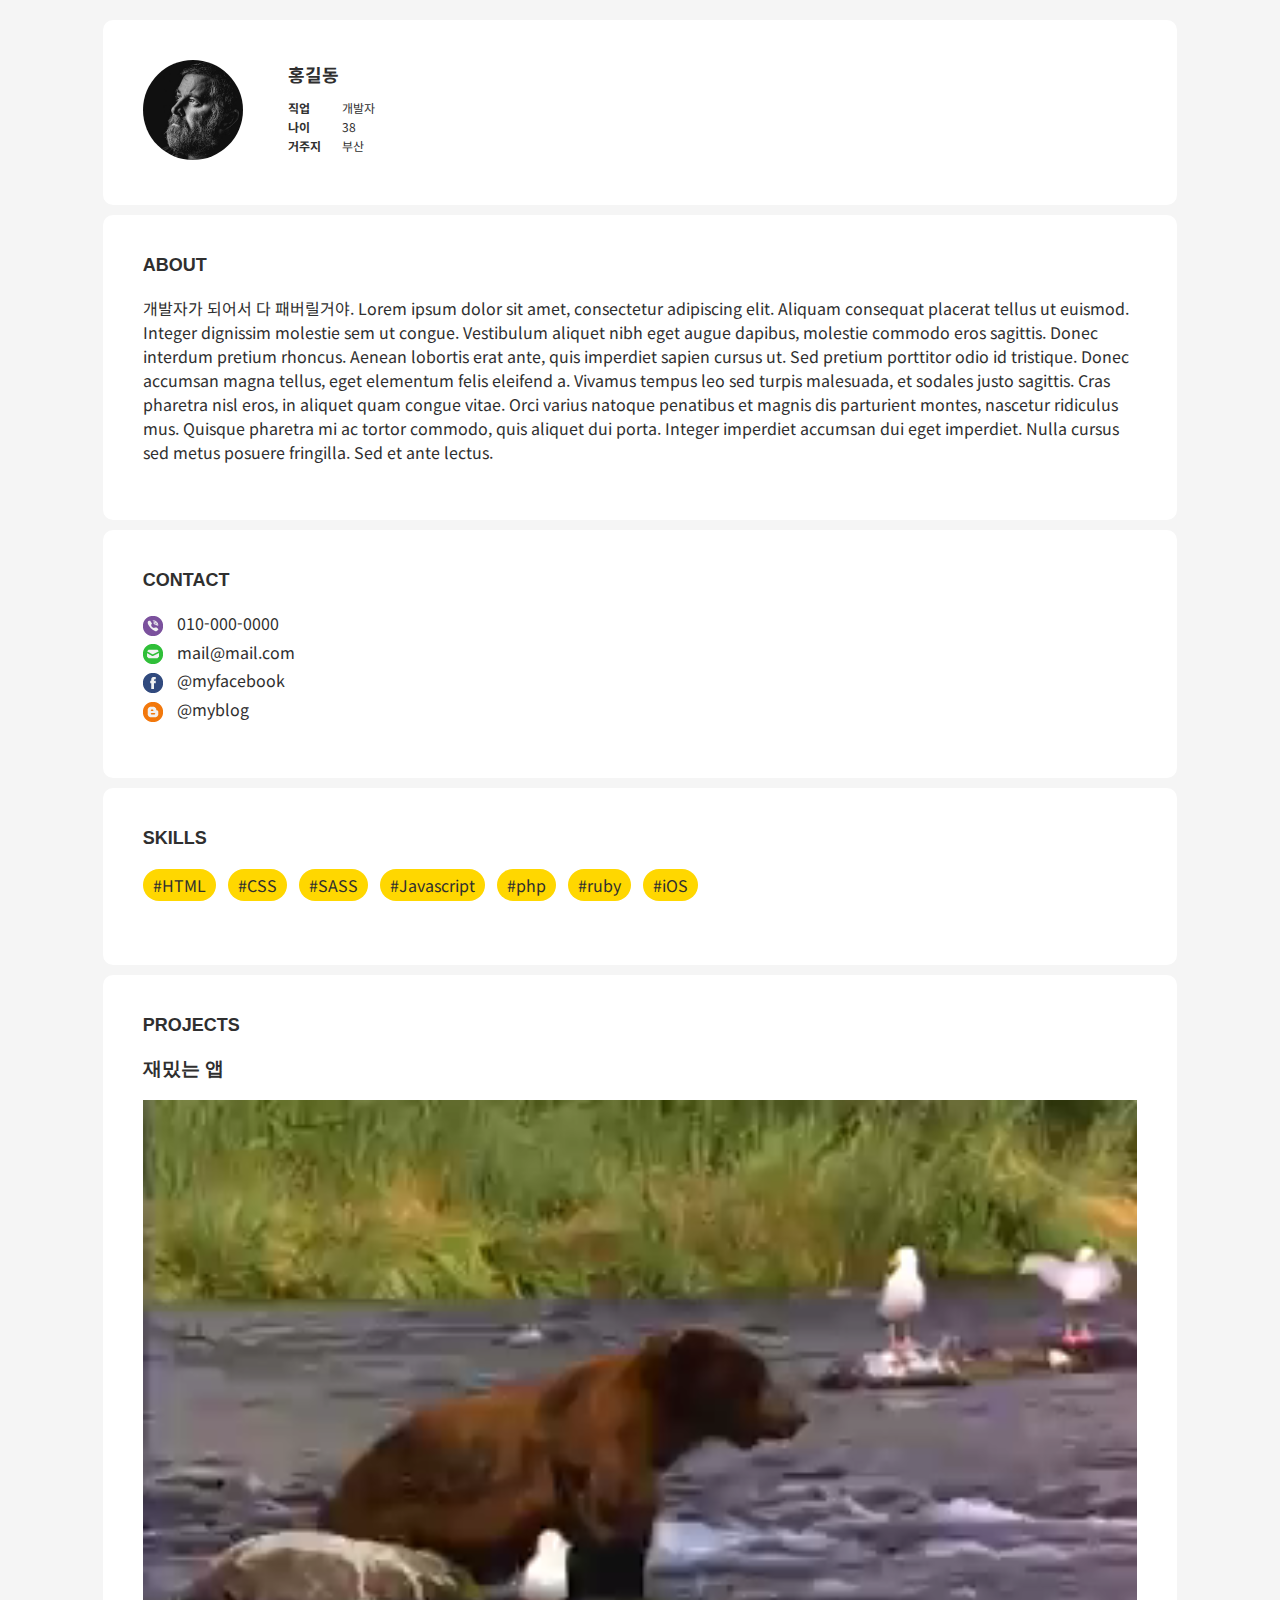
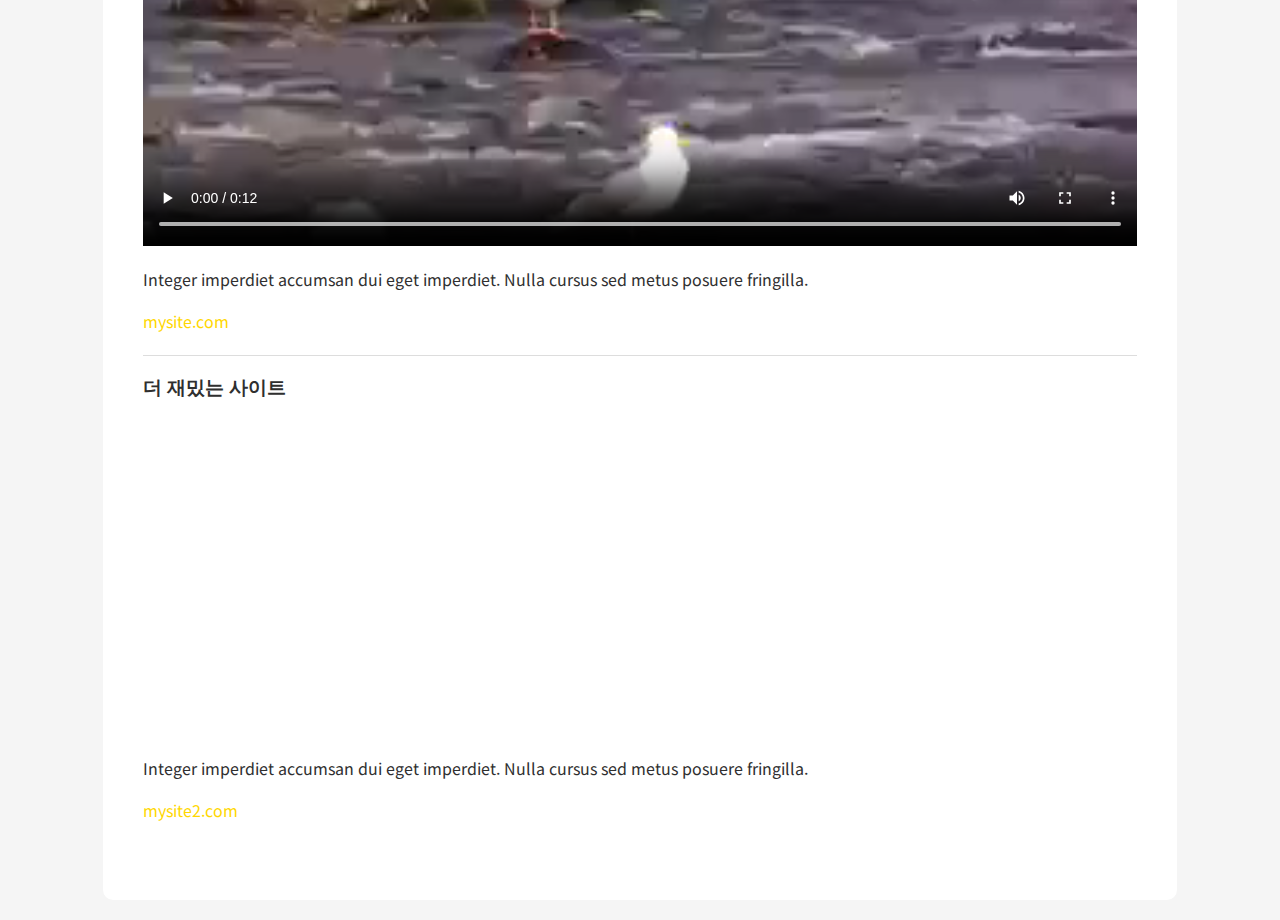
<file: exCode/7주차/index.html>
<!DOCTYPE html>
<html lang="ko">
<head>
    <meta charset="UTF-8">
    <title>홍길동의 이력서</title>
    <link rel="stylesheet" href="css/style.css">
</head>
<body>
    <div class="wrapper">
        <h1>홍길동의 이력서</h1> 
    
        <section id="my_info">
            <h2>My info</h2> 
            <img src="images/profile.jpg" alt="홍길동의 얼굴 사진" />
            <table>
                <tbody>
                    <tr id="myname">
                        <th>이름</th>
                        <td>홍길동</td>
                    </tr>
                    <tr>
                        <th>직업</th>
                        <td>개발자</td>
                    </tr>
                    <tr>
                        <th>나이</th>
                        <td>38</td>
                    </tr>
                    <tr>
                        <th>거주지</th>
                        <td>부산</td>
                    </tr>
                </tbody>
            </table>
        </section>
            
        <section id=""about>
            <h2>About</h2>
            <p>개발자가 되어서 다 패버릴거야. Lorem ipsum dolor sit amet, consectetur adipiscing elit. Aliquam consequat placerat tellus ut euismod. Integer dignissim molestie sem ut congue. Vestibulum aliquet nibh eget augue dapibus, molestie commodo eros sagittis. Donec interdum pretium rhoncus. Aenean lobortis erat ante, quis imperdiet sapien cursus ut. Sed pretium porttitor odio id tristique. Donec accumsan magna tellus, eget elementum felis eleifend a. Vivamus tempus leo sed turpis malesuada, et sodales justo sagittis. Cras pharetra nisl eros, in aliquet quam congue vitae. Orci varius natoque penatibus et magnis dis parturient montes, nascetur ridiculus mus. Quisque pharetra mi ac tortor commodo, quis aliquet dui porta. Integer imperdiet accumsan dui eget imperdiet. Nulla cursus sed metus posuere fringilla. Sed et ante lectus.</p>   
        </section>
        
        <section id="contact">
            <h2>Contact</h2>
            <ul>
                <li>
                    <a href="tel:0100000000">010-000-0000</a>
                </li>
                <li>
                    <a href="mailto:mail@mail.com" target="_blank">mail@mail.com</a>
                </li>
                <li>
                    <a href="https://facebook.com/myfacebook" target="_blank">@myfacebook</a>
                </li>
                <li>
                    <a href="https://naver.blog.com/myblog" target="_blank">@myblog</a>
                    </li>
            </ul>  
        </section>
        
        <section id="skill">
            <h2>Skills</h2>
            <ol>
                <li>HTML</li>
                <li>CSS</li>
                <li>SASS</li>
                <li>Javascript</li>
                <li>php</li>
                <li>ruby</li>
                <li>iOS</li>
            </ol>
        </section>
        
        <section id="project">
            <h2>Projects</h2>
            <ol>
                <li>
                    <h3>재밌는 앱</h3>
                    <video src="movie.mp4" controls></video>
                    <p>Integer imperdiet accumsan dui eget imperdiet. Nulla cursus sed metus posuere fringilla.</p>
                    <a href="https://mysite.com" target="_blank">mysite.com</a>
                </li>
                <li>
                    <h3>더 재밌는 사이트</h3>
                    <iframe width="100%" height="315" src="https://www.youtube.com/embed/7vedHzJu-H0" title="YouTube video player" frameborder="0" allow="accelerometer; autoplay; clipboard-write; encrypted-media; gyroscope; picture-in-picture" allowfullscreen></iframe>
                    <p>Integer imperdiet accumsan dui eget imperdiet. Nulla cursus sed metus posuere fringilla.</p>
                    <a href="https://mysite2.com" target="_blank">mysite2.com</a>
                </li>
            </ol>    
        </section>
    </div>
    

</body>
</html>
</file>
<file: exCode/7주차/css/style.css>
@charset "UTF-8";
@import url('https://fonts.googleapis.com/css2?family=Noto+Sans+KR&display=swap');

body {
    background-color: #f5f5f5;
    color: #2f2f2f;
    font-family: 'Noto Sans KR', sans-serif;
    font-size: 16px;
}

section {
    background-color: white;
    border-radius: 10px;
    padding: 40px;
    margin-bottom: 10px;
}

.wrapper {
    width: 85%;
    margin: 20px auto;
}

h1 {
    display: none;
}

h2, h3 {
    font-family: sans-serif;
}

h2 {
    margin: 0 0 20px 0;
    text-transform: uppercase;
    font-size: 18px;
}

#my_info h2 {
    display: none;
}

#my_info img {
    width: 100px;
    height: auto;
    border-radius: 50px;
    margin-right: 40px;
} 

table {
    display: inline-block;
    border-collapse: collapse;
    border-spacing: 0;
    vertical-align: top;
}

th {
    text-align: left;
    padding-right: 20px;
}

th, td {
    font-size: 12px;
}

#myname th {
    display: none;
}

#myname td {
    display: block;
    font-size: 18px;
    font-weight: bold;
    margin-bottom: 10px;
}

a {
    color: inherit;
    text-decoration: none;
}

a:hover {
    text-decoration: underline;
    color: gold;
}

ul {
    list-style: none;
    padding: 0;
}

ul li {
    margin-bottom: 4px;
}

ul li::before {
    display: inline-block;
    width: 20px;
    height: 20px;
    vertical-align: middle;
    margin-right: 10px;
}

ul li:nth-child(1)::before {
    content: url('../images/ico_mobile.png');
}
ul li:nth-child(2)::before {
    content: url('../images/ico_email.png');
}
ul li:nth-child(3)::before {
    content: url('../images/ico_facebook.png');
}
ul li:nth-child(4)::before {
    content: url('../images/ico_blog.png');
}

#skill ol {
    list-style: none;
    padding: 0;
}

#skill li {
    display: inline-block;
    background-color: gold;
    padding: 4px 10px;
    border-radius: 32px;
    margin: 0 8px 8px 0;
}

#skill li::before {
    content: "#";
}

#project ol {
    list-style: none;
    padding: 0;
}

#project li {
    border-bottom: 1px solid #ddd;
    padding-bottom: 20px;
}

#project li:last-child {
    border-bottom: none;
}

#project video {
    width: 100%;
}

#project a {
    color: gold;
    display: inline-block;
    border-radius: 4px;
    padding: 2px 8px 2px 0;
}

#project a:hover {
    background-color: #2f2f2f;
    text-decoration: none;
    padding: 2px 8px;
    transition: padding 0.2s;
}
</file>
